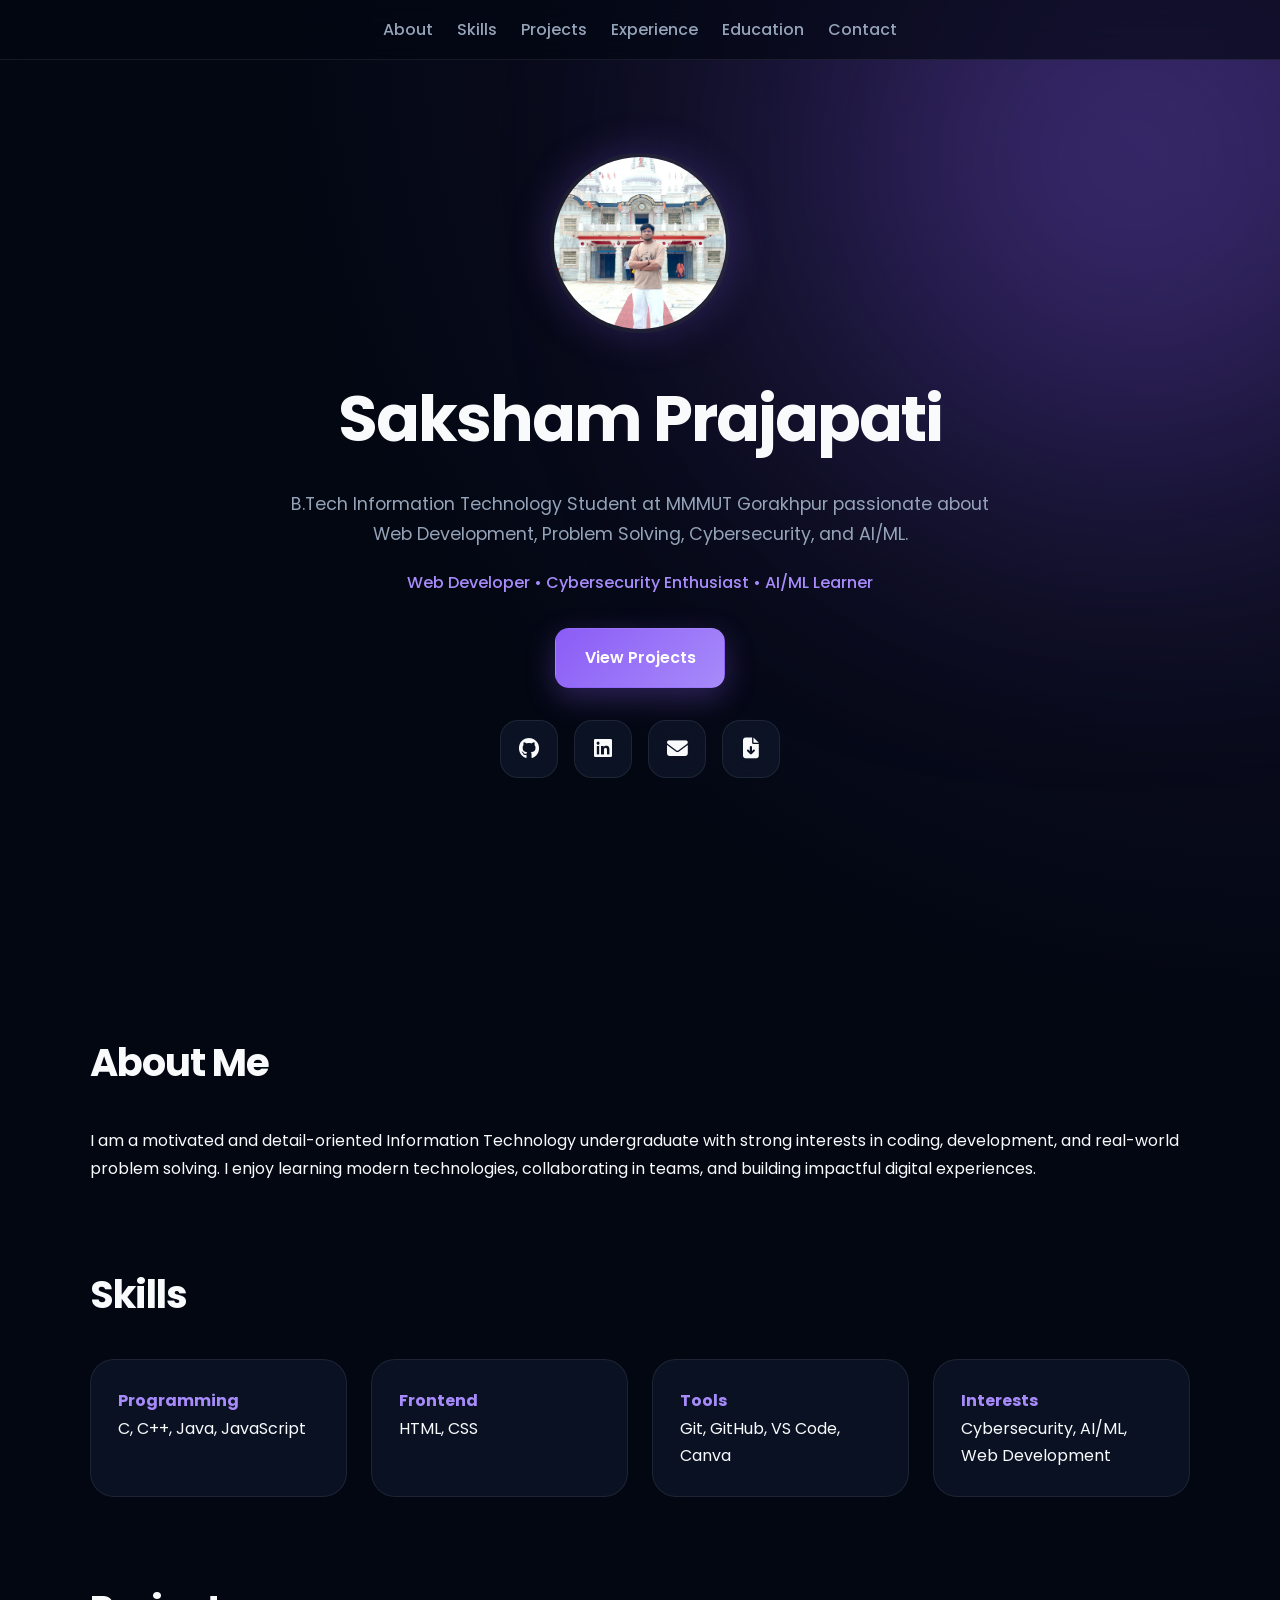
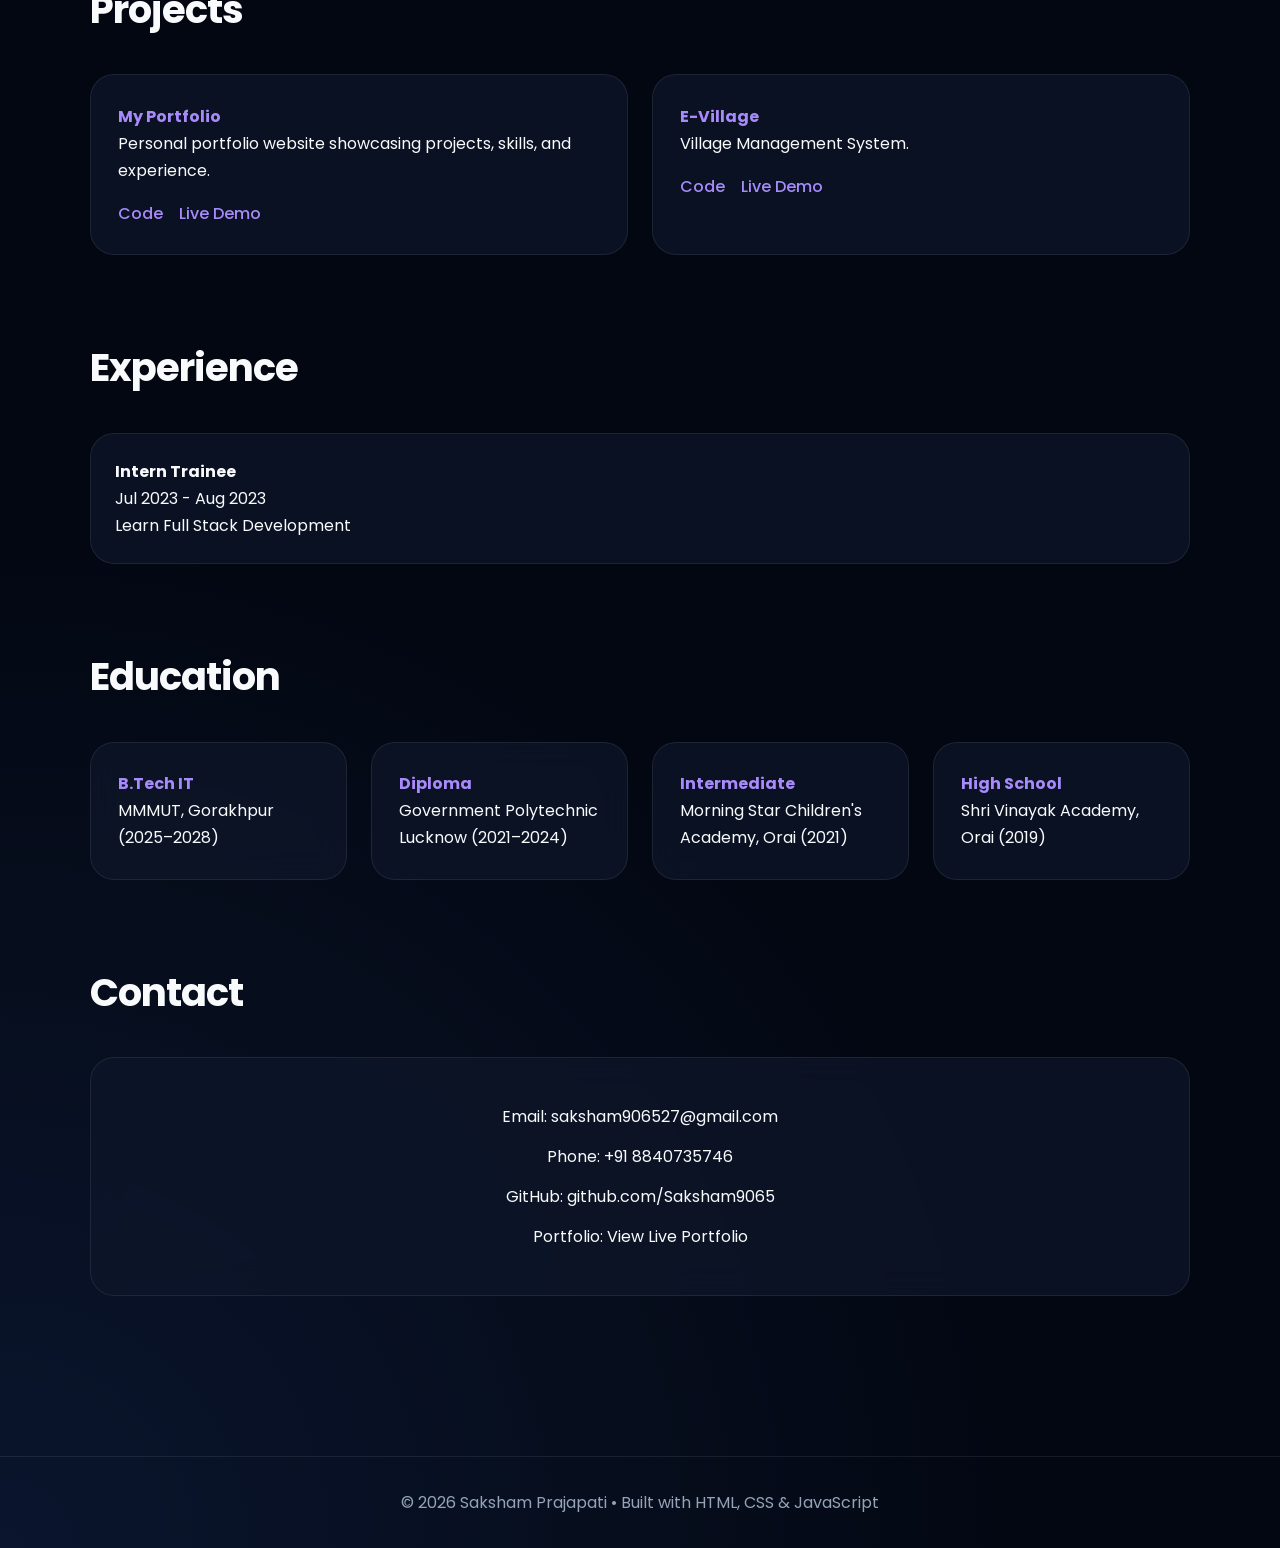
<file: index.html>
<!doctype html>
<html lang="en">

<head>
  <meta charset="utf-8" />
  <meta name="viewport" content="width=device-width, initial-scale=1" />

  <title>Saksham Prajapati — Portfolio</title>

  <!-- Google Font -->
  <link rel="preconnect" href="https://fonts.googleapis.com">
  <link rel="preconnect" href="https://fonts.gstatic.com" crossorigin>

  <link
    href="https://fonts.googleapis.com/css2?family=Poppins:wght@300;400;500;600;700&display=swap"
    rel="stylesheet">

  <!-- Font Awesome -->
  <link rel="stylesheet"
    href="https://cdnjs.cloudflare.com/ajax/libs/font-awesome/6.5.1/css/all.min.css">

  <style>

    * {
      margin: 0;
      padding: 0;
      box-sizing: border-box;
      scroll-behavior: smooth;
    }

    :root {

      --bg: #030712;
      --bg-secondary: #0f172a;

      --card: rgba(15, 23, 42, 0.72);

      --text: #f8fafc;
      --text-secondary: #94a3b8;

      --border: rgba(255, 255, 255, 0.08);

      --primary: #8b5cf6;
      --primary-light: #a78bfa;

      --glow: rgba(139, 92, 246, 0.35);
    }

    body {

      font-family: 'Poppins', sans-serif;

      background:
        radial-gradient(circle at top right,
          rgba(139, 92, 246, 0.15),
          transparent 30%),

        radial-gradient(circle at bottom left,
          rgba(59, 130, 246, 0.12),
          transparent 30%),

        var(--bg);

      color: var(--text);

      line-height: 1.7;

      overflow-x: hidden;
    }

    a {
      text-decoration: none;
      color: inherit;
    }

    /* NAVBAR */

    nav {

      position: sticky;
      top: 0;
      z-index: 1000;

      background: rgba(3, 7, 18, 0.65);

      backdrop-filter: blur(18px);

      border-bottom: 1px solid var(--border);
    }

    nav ul {

      display: flex;
      justify-content: center;
      flex-wrap: wrap;

      gap: 1.5rem;

      list-style: none;

      padding: 1rem;
    }

    nav a {

      color: var(--text-secondary);

      font-weight: 500;

      transition: 0.3s ease;
    }

    nav a:hover {
      color: var(--primary-light);
    }

    /* HERO */

    .hero {

      min-height: 90vh;

      display: flex;
      align-items: center;
      justify-content: center;

      text-align: center;

      padding: 2rem;

      position: relative;
    }

    .hero::before {

      content: "";

      position: absolute;

      width: 600px;
      height: 600px;

      background: var(--glow);

      border-radius: 50%;

      filter: blur(140px);

      top: -200px;
      right: -150px;

      z-index: 0;
    }

    .hero-content {
      position: relative;
      z-index: 2;
    }

    .hero-content img {

      width: 180px;
      height: 180px;

      object-fit: cover;

      border-radius: 50%;

      border: 4px solid rgba(255,255,255,0.08);

      margin-bottom: 1.5rem;

      box-shadow:
        0 0 40px rgba(139, 92, 246, 0.25);
    }

    .hero h1 {

      font-size: 4rem;

      font-weight: 700;

      letter-spacing: -2px;

      margin-bottom: 1rem;
    }

    .hero-text {

      max-width: 700px;

      margin: auto;

      color: var(--text-secondary);

      font-size: 1.1rem;
    }

    .typing-text {

      margin-top: 1.2rem;

      color: var(--primary-light);

      font-weight: 500;

      font-size: 1rem;
    }

    /* BUTTONS */

    .btn-group {

      margin-top: 2rem;

      display: flex;
      justify-content: center;
    }

    .btn {

      padding: 0.95rem 1.8rem;

      border-radius: 14px;

      font-weight: 600;

      transition: 0.3s ease;

      border: 1px solid transparent;
    }

    .primary-btn {

      background: linear-gradient(
        135deg,
        var(--primary),
        var(--primary-light)
      );

      color: white;

      box-shadow:
        0 10px 30px rgba(139, 92, 246, 0.3);
    }

    .primary-btn:hover {

      transform: translateY(-5px);

      box-shadow:
        0 20px 40px rgba(139, 92, 246, 0.4);
    }

    /* SOCIAL ICONS */

    .social-icons {

      margin-top: 2rem;

      display: flex;
      justify-content: center;

      gap: 1rem;
    }

    .social-icons a {

      width: 58px;
      height: 58px;

      display: flex;
      align-items: center;
      justify-content: center;

      border-radius: 18px;

      background: rgba(15, 23, 42, 0.75);

      backdrop-filter: blur(12px);

      border: 1px solid var(--border);

      color: var(--text);

      font-size: 1.3rem;

      transition: all 0.3s ease;
    }

    .social-icons a:hover {

      transform: translateY(-8px);

      border-color: rgba(139, 92, 246, 0.5);

      box-shadow:
        0 10px 30px rgba(139, 92, 246, 0.25);

      color: var(--primary-light);
    }

    /* CONTAINER */

    .container {

      width: min(1100px, 90%);

      margin: auto;

      padding: 5rem 0;
    }

    /* SECTION */

    section {

      opacity: 0;

      transform: translateY(40px);

      transition:
        opacity 0.8s ease,
        transform 0.8s ease;

      margin-bottom: 5rem;
    }

    section.visible {

      opacity: 1;

      transform: translateY(0);
    }

    /* TITLES */

    h2 {

      font-size: 2.4rem;

      margin-bottom: 2rem;

      font-weight: 700;

      letter-spacing: -1px;
    }

    /* GRID */

    .grid {

      display: grid;

      grid-template-columns:
        repeat(auto-fit, minmax(250px, 1fr));

      gap: 1.5rem;
    }

    /* CARDS */

    .card {

      background: var(--card);

      backdrop-filter: blur(16px);

      border: 1px solid var(--border);

      padding: 1.7rem;

      border-radius: 24px;

      transition: all 0.35s ease;
    }

    .card:hover {

      transform:
        translateY(-10px)
        scale(1.02);

      border-color:
        rgba(139, 92, 246, 0.35);

      box-shadow:
        0 20px 60px rgba(139, 92, 246, 0.18);
    }

    .card strong {
      color: var(--primary-light);
    }

    .project-links {

      margin-top: 1rem;

      display: flex;

      gap: 1rem;
    }

    .project-links a {

      color: var(--primary-light);

      font-weight: 500;
    }

    /* EXPERIENCE */

    .timeline li {

      list-style: none;

      margin-bottom: 1.5rem;

      background: var(--card);

      backdrop-filter: blur(16px);

      border: 1px solid var(--border);

      padding: 1.5rem;

      border-radius: 24px;
    }

    /* CONTACT */

    .contact-box {

      background: var(--card);

      backdrop-filter: blur(16px);

      border: 1px solid var(--border);

      padding: 2rem;

      border-radius: 24px;

      text-align: center;
    }

    .contact-box p {
      margin: 0.8rem 0;
    }

    /* FOOTER */

    footer {

      text-align: center;

      padding: 2rem;

      color: var(--text-secondary);

      border-top: 1px solid var(--border);
    }

    /* MOBILE */

    @media (max-width: 768px) {

      .hero {
        padding-top: 6rem;
      }

      .hero h1 {
        font-size: 2.7rem;
      }

      .hero-content img {

        width: 140px;
        height: 140px;
      }

      .hero-text {
        font-size: 1rem;
      }

      nav ul {
        gap: 1rem;
      }

      .typing-text {
        font-size: 0.9rem;
      }
    }

  </style>
</head>

<body>

  <!-- NAVBAR -->

  <nav>

    <ul>

      <li><a href="#about">About</a></li>

      <li><a href="#skills">Skills</a></li>

      <li><a href="#projects">Projects</a></li>

      <li><a href="#experience">Experience</a></li>

      <li><a href="#education">Education</a></li>

      <li><a href="#contact">Contact</a></li>

    </ul>

  </nav>

  <!-- HERO -->

  <section class="hero">

    <div class="hero-content">

      <img src="saksham.jpeg" alt="Saksham Prajapati">

      <h1>Saksham Prajapati</h1>

      <p class="hero-text">

        B.Tech Information Technology Student at MMMUT Gorakhpur passionate about
        Web Development, Problem Solving, Cybersecurity, and AI/ML.

      </p>

      <p class="typing-text">

        Web Developer • Cybersecurity Enthusiast • AI/ML Learner

      </p>

      <div class="btn-group">

        <a href="#projects" class="btn primary-btn">

          View Projects

        </a>

      </div>

      <!-- SOCIAL ICONS -->

      <div class="social-icons">

        <a href="https://github.com/Saksham9065"
          target="_blank"
          title="GitHub">

          <i class="fab fa-github"></i>

        </a>

        <a href="https://linkedin.com/in/saksham90651207"
          target="_blank"
          title="LinkedIn">

          <i class="fab fa-linkedin"></i>

        </a>

        <a href="mailto:saksham906527@gmail.com"
          title="Email">

          <i class="fas fa-envelope"></i>

        </a>

        <a href="resumes.pdf"
          target="_blank"
          title="Resume">

          <i class="fas fa-file-download"></i>

        </a>

      </div>

    </div>

  </section>

  <!-- MAIN -->

  <div class="container">

    <!-- ABOUT -->

    <section id="about">

      <h2>About Me</h2>

      <p>

        I am a motivated and detail-oriented Information Technology undergraduate
        with strong interests in coding, development, and real-world problem solving.
        I enjoy learning modern technologies, collaborating in teams, and building
        impactful digital experiences.

      </p>

    </section>

    <!-- SKILLS -->

    <section id="skills">

      <h2>Skills</h2>

      <div class="grid">

        <div class="card">

          <strong>Programming</strong>

          <p>C, C++, Java, JavaScript</p>

        </div>

        <div class="card">

          <strong>Frontend</strong>

          <p>HTML, CSS</p>

        </div>

        <div class="card">

          <strong>Tools</strong>

          <p>Git, GitHub, VS Code, Canva</p>

        </div>

        <div class="card">

          <strong>Interests</strong>

          <p>Cybersecurity, AI/ML, Web Development</p>

        </div>

      </div>

    </section>

    <!-- PROJECTS -->

    <section id="projects">

      <h2>Projects</h2>

      <div class="grid">

        <div class="card">

          <strong>My Portfolio</strong>

          <p>

            Personal portfolio website showcasing projects,
            skills, and experience.

          </p>

          <div class="project-links">

            <a href="https://github.com/Saksham9065"
              target="_blank">

              Code

            </a>

            <a href="https://saksham9065.github.io/portfolio/"
              target="_blank">

              Live Demo

            </a>

          </div>

        </div>
        <div class="card">

          <strong>E-Village</strong>

          <p>

            Village Management System.

          </p>

          <div class="project-links">

            <a href="https://github.com/Saksham9065"
              target="_blank">

              Code

            </a>

            <a href="https://github.com/Saksham9065/evillage"
              target="_blank">

              Live Demo

            </a>

          </div>
        </div> 

      </div>

    </section>

    <!-- EXPERIENCE -->

    <section id="experience">

      <h2>Experience</h2>

      <ul class="timeline">

        <li>

          <strong>Intern Trainee</strong><br>

          Jul 2023 - Aug 2023

          <p>

           Learn Full Stack Development

          </p>

        </li>

      </ul>

    </section>

    <!-- EDUCATION -->

    <section id="education">

      <h2>Education</h2>

      <div class="grid">

        <div class="card">

          <strong>B.Tech IT</strong>

          <p>MMMUT, Gorakhpur (2025–2028)</p>

        </div>

        <div class="card">

          <strong>Diploma</strong>

          <p>Government Polytechnic Lucknow (2021–2024)</p>

        </div>

        <div class="card">

          <strong>Intermediate</strong>

          <p>Morning Star Children's Academy, Orai (2021)</p>

        </div>

        <div class="card">

          <strong>High School</strong>

          <p>Shri Vinayak Academy, Orai (2019)</p>

        </div>

      </div>

    </section>

    <!-- CONTACT -->

    <section id="contact">

      <h2>Contact</h2>

      <div class="contact-box">

        <p>

          Email:
          <a href="mailto:saksham906527@gmail.com">

            saksham906527@gmail.com

          </a>

        </p>

        <p>

          Phone:
          <a href="tel:+918840735746">

            +91 8840735746

          </a>

        </p>

        <p>

          GitHub:
          <a href="https://github.com/Saksham9065"
            target="_blank">

            github.com/Saksham9065

          </a>

        </p>

        <p>

          Portfolio:
          <a href="https://saksham9065.github.io/MyPortfolio/base.html"
            target="_blank">

            View Live Portfolio

          </a>

        </p>

      </div>

    </section>

  </div>

  <!-- FOOTER -->

  <footer>

    © 2026 Saksham Prajapati • Built with HTML, CSS & JavaScript

  </footer>

  <!-- ANIMATION -->

  <script>

    const sections = document.querySelectorAll('section');

    function revealSections() {

      const trigger = window.innerHeight * 0.85;

      sections.forEach(section => {

        const top = section.getBoundingClientRect().top;

        if (top < trigger) {

          section.classList.add('visible');
        }

      });
    }

    window.addEventListener('scroll', revealSections);

    revealSections();

  </script>

</body>

</html>
</file>
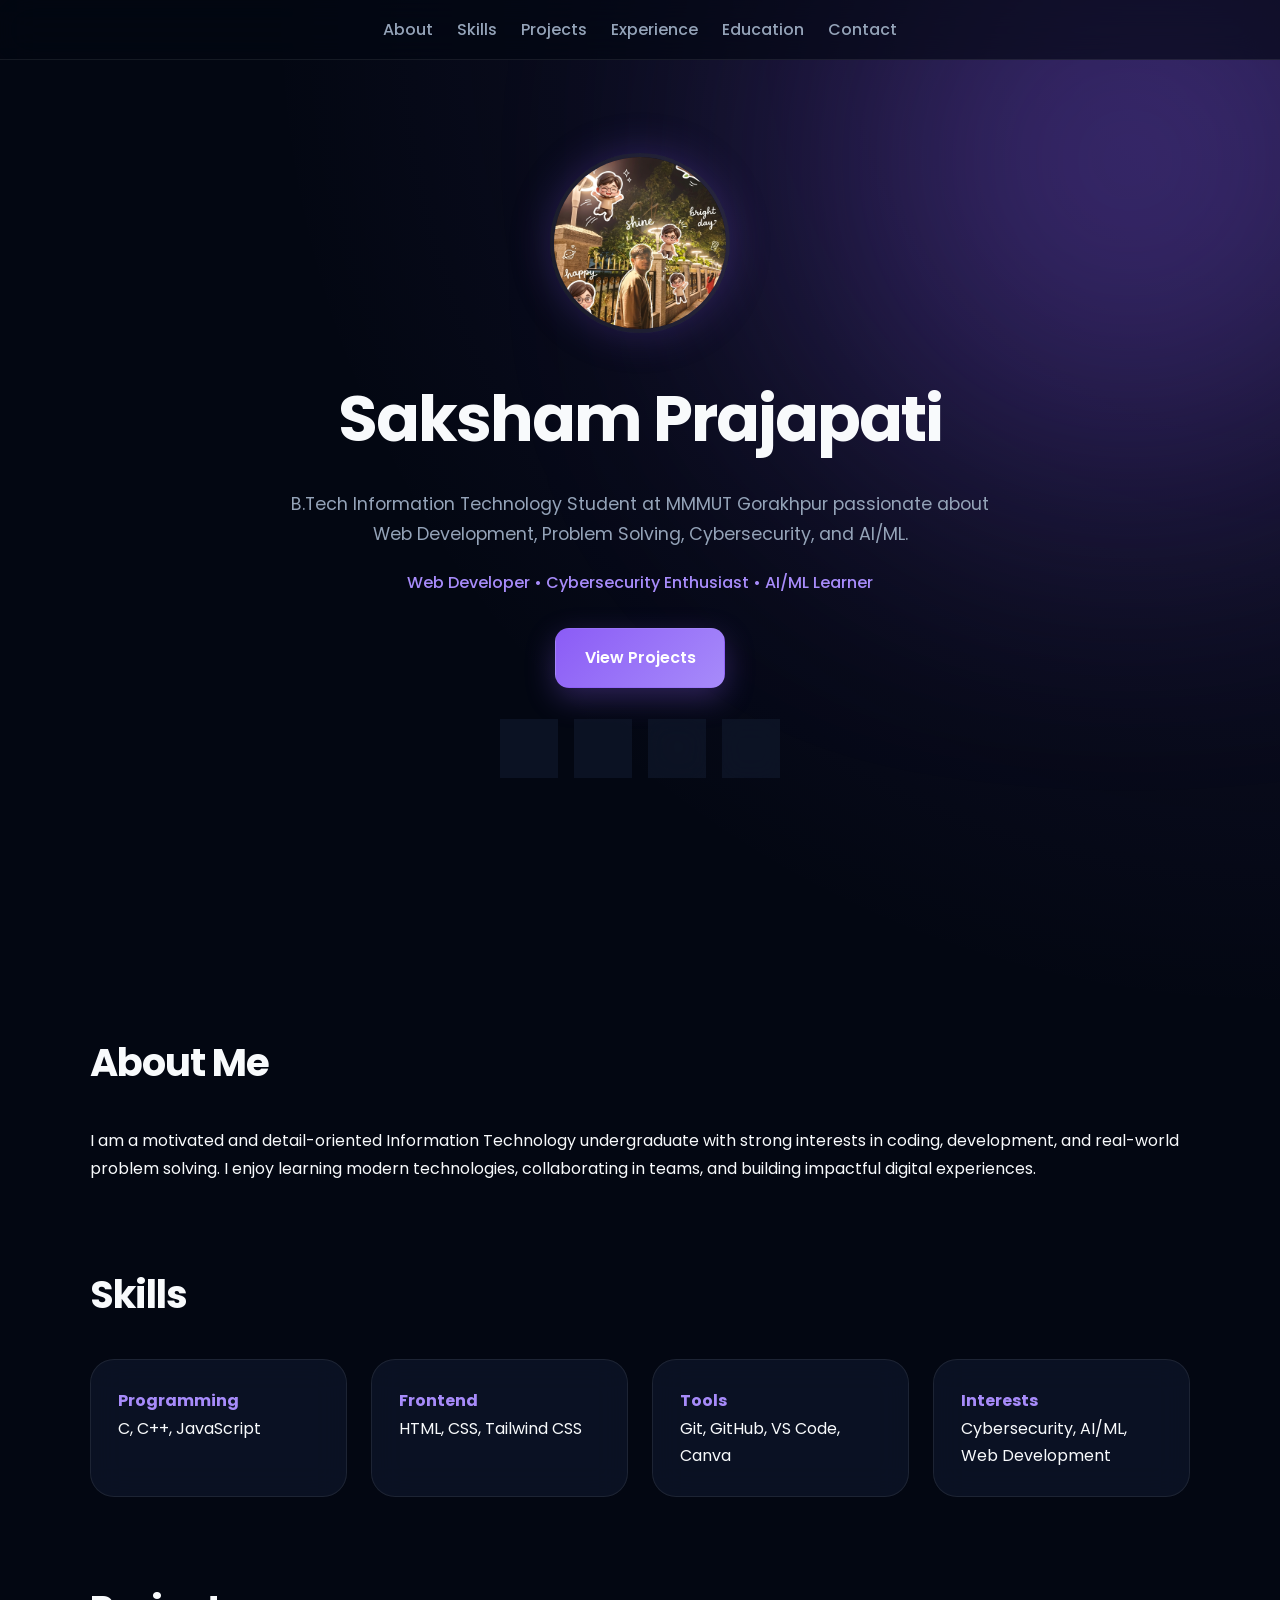
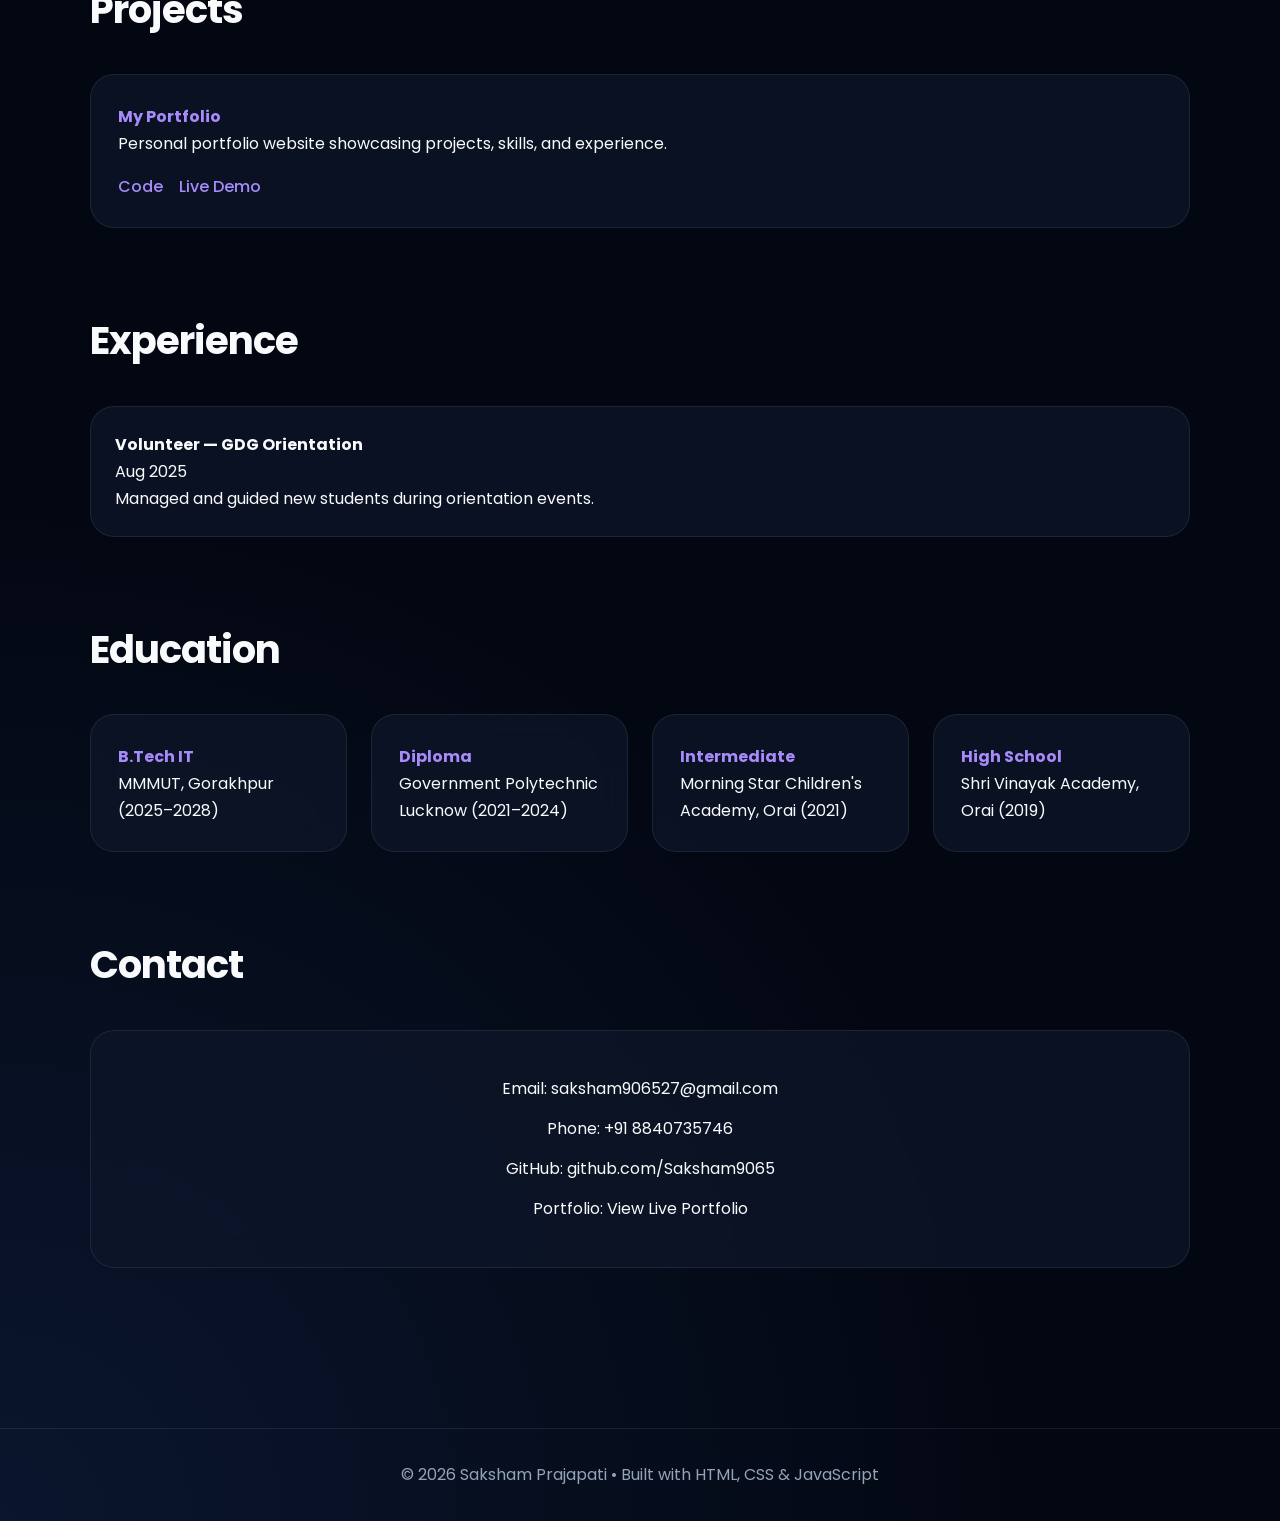
<file: base.html>
<!doctype html>
<html lang="en">

<head>
  <meta charset="utf-8" />
  <meta name="viewport" content="width=device-width, initial-scale=1" />

  <title>Saksham Prajapati — Portfolio</title>

  <!-- Google Font -->
  <link rel="preconnect" href="https://fonts.googleapis.com">
  <link rel="preconnect" href="https://fonts.gstatic.com" crossorigin>

  <link
    href="https://fonts.googleapis.com/css2?family=Poppins:wght@300;400;500;600;700&display=swap"
    rel="stylesheet">

  <!-- Font Awesome -->
  <link rel="stylesheet"
    href="https://cdnjs.cloudflare.com/ajax/libs/font-awesome/6.5.1/css/all.min.css">

  <style>

    * {
      margin: 0;
      padding: 0;
      box-sizing: border-box;
      scroll-behavior: smooth;
    }

    :root {

      --bg: #030712;
      --bg-secondary: #0f172a;

      --card: rgba(15, 23, 42, 0.72);

      --text: #f8fafc;
      --text-secondary: #94a3b8;

      --border: rgba(255, 255, 255, 0.08);

      --primary: #8b5cf6;
      --primary-light: #a78bfa;

      --glow: rgba(139, 92, 246, 0.35);
    }

    body {

      font-family: 'Poppins', sans-serif;

      background:
        radial-gradient(circle at top right,
          rgba(139, 92, 246, 0.15),
          transparent 30%),

        radial-gradient(circle at bottom left,
          rgba(59, 130, 246, 0.12),
          transparent 30%),

        var(--bg);

      color: var(--text);

      line-height: 1.7;

      overflow-x: hidden;
    }

    a {
      text-decoration: none;
      color: inherit;
    }

    /* NAVBAR */

    nav {

      position: sticky;
      top: 0;
      z-index: 1000;

      background: rgba(3, 7, 18, 0.65);

      backdrop-filter: blur(18px);

      border-bottom: 1px solid var(--border);
    }

    nav ul {

      display: flex;
      justify-content: center;
      flex-wrap: wrap;

      gap: 1.5rem;

      list-style: none;

      padding: 1rem;
    }

    nav a {

      color: var(--text-secondary);

      font-weight: 500;

      transition: 0.3s ease;
    }

    nav a:hover {
      color: var(--primary-light);
    }

    /* HERO */

    .hero {

      min-height: 90vh;

      display: flex;
      align-items: center;
      justify-content: center;

      text-align: center;

      padding: 2rem;

      position: relative;
    }

    .hero::before {

      content: "";

      position: absolute;

      width: 600px;
      height: 600px;

      background: var(--glow);

      border-radius: 50%;

      filter: blur(140px);

      top: -200px;
      right: -150px;

      z-index: 0;
    }

    .hero-content {
      position: relative;
      z-index: 2;
    }

    .hero-content img {

      width: 180px;
      height: 180px;

      object-fit: cover;

      border-radius: 50%;

      border: 4px solid rgba(255,255,255,0.08);

      margin-bottom: 1.5rem;

      box-shadow:
        0 0 40px rgba(139, 92, 246, 0.25);
    }

    .hero h1 {

      font-size: 4rem;

      font-weight: 700;

      letter-spacing: -2px;

      margin-bottom: 1rem;
    }

    .hero-text {

      max-width: 700px;

      margin: auto;

      color: var(--text-secondary);

      font-size: 1.1rem;
    }

    .typing-text {

      margin-top: 1.2rem;

      color: var(--primary-light);

      font-weight: 500;

      font-size: 1rem;
    }

    /* BUTTONS */

    .btn-group {

      margin-top: 2rem;

      display: flex;
      justify-content: center;
    }

    .btn {

      padding: 0.95rem 1.8rem;

      border-radius: 14px;

      font-weight: 600;

      transition: 0.3s ease;

      border: 1px solid transparent;
    }

    .primary-btn {

      background: linear-gradient(
        135deg,
        var(--primary),
        var(--primary-light)
      );

      color: white;

      box-shadow:
        0 10px 30px rgba(139, 92, 246, 0.3);
    }

    .primary-btn:hover {

      transform: translateY(-5px);

      box-shadow:
        0 20px 40px rgba(139, 92, 246, 0.4);
    }

    /* SOCIAL ICONS */

    .social-icons {

      margin-top: 2rem;

      display: flex;
      justify-content: center;

      gap: 1rem;
    }

    .social-icons a {

      width: 58px;
      height: 58px;

      display: flex;
      align-items: center;
      justify-content: center;

      border-radius: 18px;

      background: rgba(15, 23, 42, 0.75);

      backdrop-filter: blur(12px);

      border: 1px solid var(--border);

      color: var(--text);

      font-size: 1.3rem;

      transition: all 0.3s ease;
    }

    .social-icons a:hover {

      transform: translateY(-8px);

      border-color: rgba(139, 92, 246, 0.5);

      box-shadow:
        0 10px 30px rgba(139, 92, 246, 0.25);

      color: var(--primary-light);
    }

    /* CONTAINER */

    .container {

      width: min(1100px, 90%);

      margin: auto;

      padding: 5rem 0;
    }

    /* SECTION */

    section {

      opacity: 0;

      transform: translateY(40px);

      transition:
        opacity 0.8s ease,
        transform 0.8s ease;

      margin-bottom: 5rem;
    }

    section.visible {

      opacity: 1;

      transform: translateY(0);
    }

    /* TITLES */

    h2 {

      font-size: 2.4rem;

      margin-bottom: 2rem;

      font-weight: 700;

      letter-spacing: -1px;
    }

    /* GRID */

    .grid {

      display: grid;

      grid-template-columns:
        repeat(auto-fit, minmax(250px, 1fr));

      gap: 1.5rem;
    }

    /* CARDS */

    .card {

      background: var(--card);

      backdrop-filter: blur(16px);

      border: 1px solid var(--border);

      padding: 1.7rem;

      border-radius: 24px;

      transition: all 0.35s ease;
    }

    .card:hover {

      transform:
        translateY(-10px)
        scale(1.02);

      border-color:
        rgba(139, 92, 246, 0.35);

      box-shadow:
        0 20px 60px rgba(139, 92, 246, 0.18);
    }

    .card strong {
      color: var(--primary-light);
    }

    .project-links {

      margin-top: 1rem;

      display: flex;

      gap: 1rem;
    }

    .project-links a {

      color: var(--primary-light);

      font-weight: 500;
    }

    /* EXPERIENCE */

    .timeline li {

      list-style: none;

      margin-bottom: 1.5rem;

      background: var(--card);

      backdrop-filter: blur(16px);

      border: 1px solid var(--border);

      padding: 1.5rem;

      border-radius: 24px;
    }

    /* CONTACT */

    .contact-box {

      background: var(--card);

      backdrop-filter: blur(16px);

      border: 1px solid var(--border);

      padding: 2rem;

      border-radius: 24px;

      text-align: center;
    }

    .contact-box p {
      margin: 0.8rem 0;
    }

    /* FOOTER */

    footer {

      text-align: center;

      padding: 2rem;

      color: var(--text-secondary);

      border-top: 1px solid var(--border);
    }

    /* MOBILE */

    @media (max-width: 768px) {

      .hero {
        padding-top: 6rem;
      }

      .hero h1 {
        font-size: 2.7rem;
      }

      .hero-content img {

        width: 140px;
        height: 140px;
      }

      .hero-text {
        font-size: 1rem;
      }

      nav ul {
        gap: 1rem;
      }

      .typing-text {
        font-size: 0.9rem;
      }
    }

  </style>
</head>

<body>

  <!-- NAVBAR -->

  <nav>

    <ul>

      <li><a href="#about">About</a></li>

      <li><a href="#skills">Skills</a></li>

      <li><a href="#projects">Projects</a></li>

      <li><a href="#experience">Experience</a></li>

      <li><a href="#education">Education</a></li>

      <li><a href="#contact">Contact</a></li>

    </ul>

  </nav>

  <!-- HERO -->

  <section class="hero">

    <div class="hero-content">

      <img src="saksham.png" alt="Saksham Prajapati">

      <h1>Saksham Prajapati</h1>

      <p class="hero-text">

        B.Tech Information Technology Student at MMMUT Gorakhpur passionate about
        Web Development, Problem Solving, Cybersecurity, and AI/ML.

      </p>

      <p class="typing-text">

        Web Developer • Cybersecurity Enthusiast • AI/ML Learner

      </p>

      <div class="btn-group">

        <a href="#projects" class="btn primary-btn">

          View Projects

        </a>

      </div>

      <!-- SOCIAL ICONS -->

      <div class="social-icons">

        <a href="https://github.com/Saksham9065"
          target="_blank"
          title="GitHub">

          <i class="fab fa-github"></i>

        </a>

        <a href="https://linkedin.com/in/saksham90651207"
          target="_blank"
          title="LinkedIn">

          <i class="fab fa-linkedin"></i>

        </a>

        <a href="mailto:saksham906527@gmail.com"
          title="Email">

          <i class="fas fa-envelope"></i>

        </a>

        <a href="resumes.pdf"
          target="_blank"
          title="Resume">

          <i class="fas fa-file-download"></i>

        </a>

      </div>

    </div>

  </section>

  <!-- MAIN -->

  <div class="container">

    <!-- ABOUT -->

    <section id="about">

      <h2>About Me</h2>

      <p>

        I am a motivated and detail-oriented Information Technology undergraduate
        with strong interests in coding, development, and real-world problem solving.
        I enjoy learning modern technologies, collaborating in teams, and building
        impactful digital experiences.

      </p>

    </section>

    <!-- SKILLS -->

    <section id="skills">

      <h2>Skills</h2>

      <div class="grid">

        <div class="card">

          <strong>Programming</strong>

          <p>C, C++, JavaScript</p>

        </div>

        <div class="card">

          <strong>Frontend</strong>

          <p>HTML, CSS, Tailwind CSS</p>

        </div>

        <div class="card">

          <strong>Tools</strong>

          <p>Git, GitHub, VS Code, Canva</p>

        </div>

        <div class="card">

          <strong>Interests</strong>

          <p>Cybersecurity, AI/ML, Web Development</p>

        </div>

      </div>

    </section>

    <!-- PROJECTS -->

    <section id="projects">

      <h2>Projects</h2>

      <div class="grid">

        <div class="card">

          <strong>My Portfolio</strong>

          <p>

            Personal portfolio website showcasing projects,
            skills, and experience.

          </p>

          <div class="project-links">

            <a href="https://github.com/Saksham9065"
              target="_blank">

              Code

            </a>

            <a href="https://saksham9065.github.io/MyPortfolio/base.html"
              target="_blank">

              Live Demo

            </a>

          </div>

        </div>

      </div>

    </section>

    <!-- EXPERIENCE -->

    <section id="experience">

      <h2>Experience</h2>

      <ul class="timeline">

        <li>

          <strong>Volunteer — GDG Orientation</strong><br>

          Aug 2025

          <p>

            Managed and guided new students during orientation events.

          </p>

        </li>

      </ul>

    </section>

    <!-- EDUCATION -->

    <section id="education">

      <h2>Education</h2>

      <div class="grid">

        <div class="card">

          <strong>B.Tech IT</strong>

          <p>MMMUT, Gorakhpur (2025–2028)</p>

        </div>

        <div class="card">

          <strong>Diploma</strong>

          <p>Government Polytechnic Lucknow (2021–2024)</p>

        </div>

        <div class="card">

          <strong>Intermediate</strong>

          <p>Morning Star Children's Academy, Orai (2021)</p>

        </div>

        <div class="card">

          <strong>High School</strong>

          <p>Shri Vinayak Academy, Orai (2019)</p>

        </div>

      </div>

    </section>

    <!-- CONTACT -->

    <section id="contact">

      <h2>Contact</h2>

      <div class="contact-box">

        <p>

          Email:
          <a href="mailto:saksham906527@gmail.com">

            saksham906527@gmail.com

          </a>

        </p>

        <p>

          Phone:
          <a href="tel:+918840735746">

            +91 8840735746

          </a>

        </p>

        <p>

          GitHub:
          <a href="https://github.com/Saksham9065"
            target="_blank">

            github.com/Saksham9065

          </a>

        </p>

        <p>

          Portfolio:
          <a href="https://saksham9065.github.io/MyPortfolio/base.html"
            target="_blank">

            View Live Portfolio

          </a>

        </p>

      </div>

    </section>

  </div>

  <!-- FOOTER -->

  <footer>

    © 2026 Saksham Prajapati • Built with HTML, CSS & JavaScript

  </footer>

  <!-- ANIMATION -->

  <script>

    const sections = document.querySelectorAll('section');

    function revealSections() {

      const trigger = window.innerHeight * 0.85;

      sections.forEach(section => {

        const top = section.getBoundingClientRect().top;

        if (top < trigger) {

          section.classList.add('visible');
        }

      });
    }

    window.addEventListener('scroll', revealSections);

    revealSections();

  </script>

</body>

</html>
</file>
